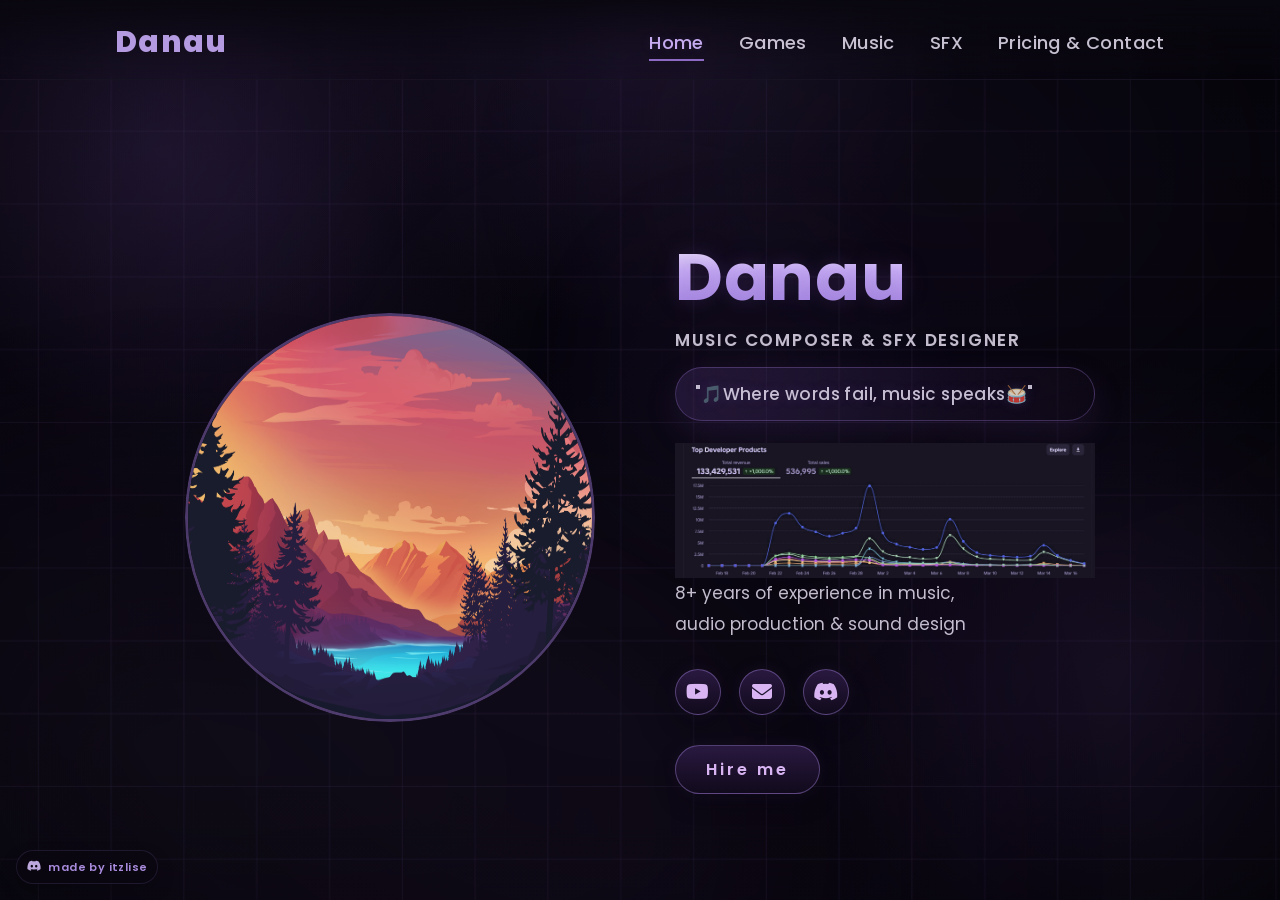
<file: index.html>
<!DOCTYPE html>
<html lang="en">

<head>
    <meta charset="UTF-8">
    <meta name="viewport" content="width=device-width, initial-scale=1.0">
    <link rel="icon" href="favicon.ico" sizes="any">
    <link rel="icon" href="favicon.png" type="image/png">
    <link rel="shortcut icon" href="favicon.ico">
    <link rel="stylesheet" href="https://cdnjs.cloudflare.com/ajax/libs/font-awesome/6.5.2/css/all.min.css">
    <link rel="stylesheet" href="style.css">
    <title>Danau</title>
</head>
<body>
    <div class="background-particles" aria-hidden="true">
        <span></span><span></span><span></span><span></span><span></span><span></span>
        <span></span><span></span><span></span><span></span><span></span><span></span>
        <span></span><span></span><span></span><span></span><span></span><span></span>
    </div>
    <div class="cursor-particles" aria-hidden="true"></div>
    <header>
        <a href="index.html" class="logo">Danau</a>

        <nav>
            <a href="#" class="active"> Home</a>
            <a href="games.html" >Games</a>
            <a href="music.html" >Music</a>
            <a href="sfx.html" >SFX</a>
            <a href="pricing.html" >Pricing & Contact</a>
        </nav>
    </header>
    <section class="home">
        <div class="home-img">
            <img src="logo.png" alt="">
        </div>
        <div class="home-content">
            <h1><span class="hero-name">Danau</span></h1>
            <p class="home-role">Music Composer & SFX Designer</p>
            <p class="signature-quote">"🎵Where words fail, music speaks🥁"</p>
            <img class='chart' src="top.png" width="300" alt="">
            <p></p>
            <p class="home-description">8+ years of experience in music,<br>audio production & sound design</p>
            <div class="social-icons">
                <a href="https://www.youtube.com/@Danau_sfx"><i class="fa-brands fa-youtube"></i></a>
                <a href="mailto:danau@danausfx.com"><i class="fa-solid fa-envelope"></i></a>
                <a href="https://discord.com/users/1151915999440937081"><i class="fa-brands fa-discord"></i></a>
            </div>
            <a href="pricing.html" class="btn">Hire me</a>
        </div>
    </section>
    <a href="https://discord.com/users/718743877128814603" class="site-credit" target="_blank" rel="noopener noreferrer"><i class="fa-brands fa-discord"></i><span>made by itzlise</span></a>
    <script src="background.js"></script>
</body>
</html>
</file>
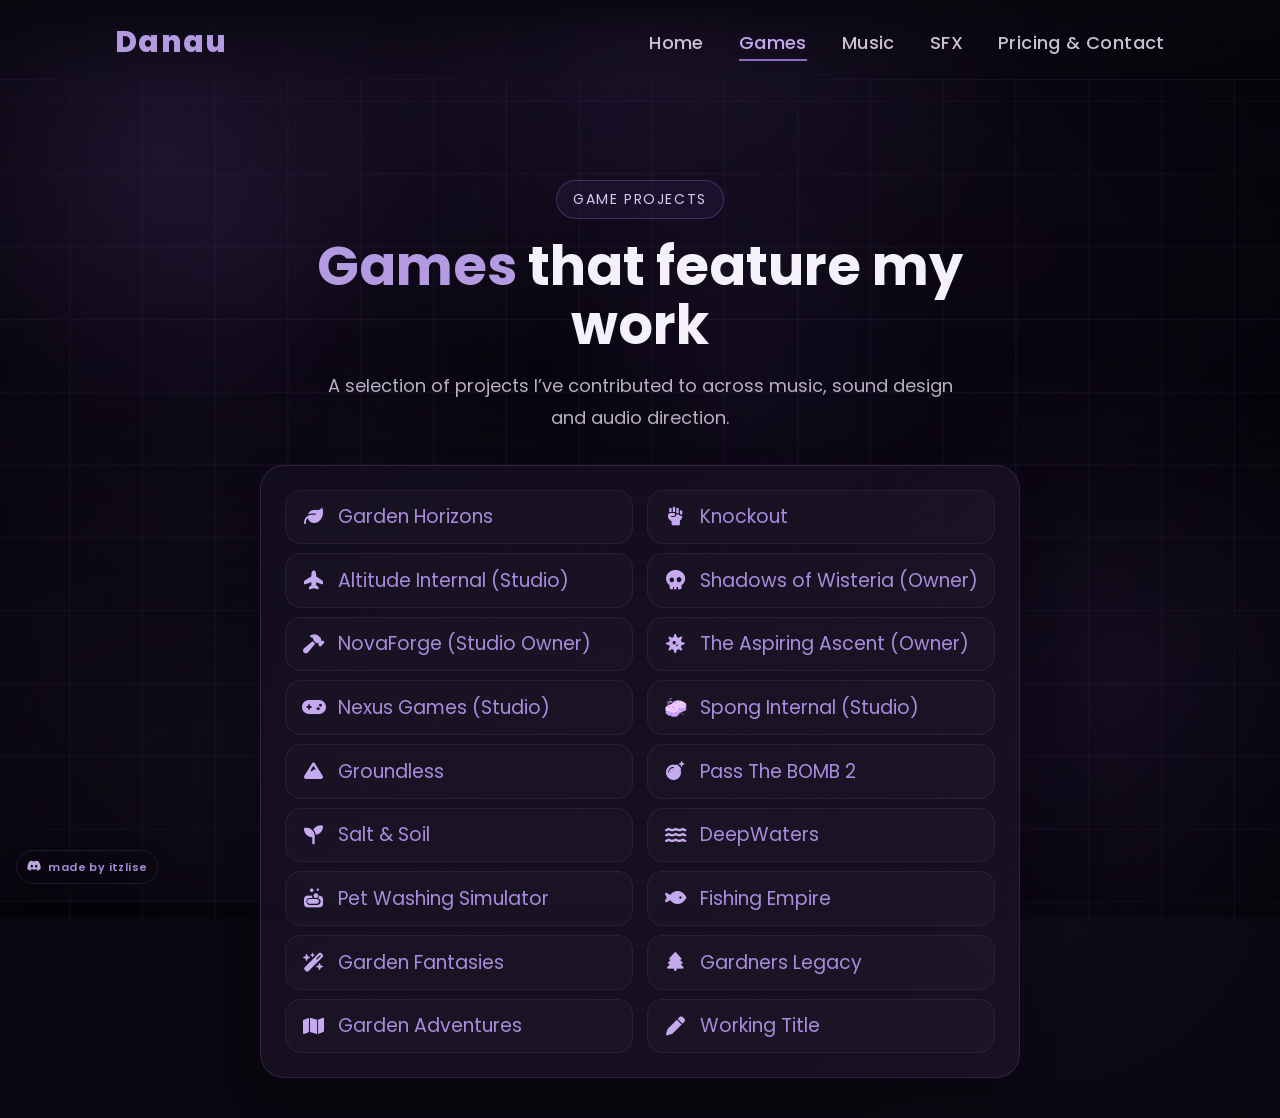
<file: games.html>
<!DOCTYPE html>
<html lang="en">
<head>
    <meta charset="UTF-8">
    <meta name="viewport" content="width=device-width, initial-scale=1.0">
    <link rel="icon" href="favicon.ico" sizes="any">
    <link rel="icon" href="favicon.png" type="image/png">
    <link rel="shortcut icon" href="favicon.ico">
    <link rel="stylesheet" href="https://cdnjs.cloudflare.com/ajax/libs/font-awesome/6.5.2/css/all.min.css">
    <link rel="stylesheet" href="style.css">
    <title>Games</title>
</head>
<body>
    <div class="background-particles" aria-hidden="true">
        <span></span><span></span><span></span><span></span><span></span><span></span>
        <span></span><span></span><span></span><span></span><span></span><span></span>
        <span></span><span></span><span></span><span></span><span></span><span></span>
    </div>
    <div class="cursor-particles" aria-hidden="true"></div>

    <header>
        <a href="index.html" class="logo">Danau</a>

        <nav>
            <a href="index.html">Home</a>
            <a href="games.html" class="active">Games</a>
            <a href="music.html">Music</a>
            <a href="sfx.html">SFX</a>
            <a href="pricing.html">Pricing & Contact</a>
        </nav>
    </header>

    <section class="games-page">
        <div class="games-hero">
            <p class="music-tag">Game projects</p>
            <h1><span>Games</span> that feature my work</h1>
            <p class="music-intro">A selection of projects I’ve contributed to across music, sound design and audio direction.</p>
        </div>

        <div class="games-list-wrap">
            <ol class="games-list games-list-two-column">
                <li><a href="https://www.roblox.com/games/130594398886540/Garden-Horizons" class="game-link" target="_blank" rel="noopener noreferrer"><i class="fa-solid fa-leaf"></i><span>Garden Horizons</span></a></li>
                <li><a href="https://www.roblox.com/games/136764190843219/Knockout" class="game-link" target="_blank" rel="noopener noreferrer"><i class="fa-solid fa-hand-fist"></i><span>Knockout</span></a></li>
                <li><i class="fa-solid fa-plane-up"></i><span>Altitude Internal (Studio)</span></li>
                <li><i class="fa-solid fa-skull"></i><span>Shadows of Wisteria (Owner)</span></li>
                <li><i class="fa-solid fa-hammer"></i><span>NovaForge (Studio Owner)</span></li>
                <li><i class="fa-solid fa-virus"></i><span>The Aspiring Ascent (Owner)</span></li>
                <li><i class="fa-solid fa-gamepad"></i><span>Nexus Games (Studio)</span></li>
                <li><span class="game-emoji">🧽</span><span>Spong Internal (Studio)</span></li>
                <li><i class="fa-solid fa-mountain"></i><span>Groundless</span></li>
                <li><i class="fa-solid fa-bomb"></i><span>Pass The BOMB 2</span></li>
                <li><i class="fa-solid fa-seedling"></i><span>Salt &amp; Soil</span></li>
                <li><i class="fa-solid fa-water"></i><span>DeepWaters</span></li>
                <li><i class="fa-solid fa-soap"></i><span>Pet Washing Simulator</span></li>
                <li><i class="fa-solid fa-fish"></i><span>Fishing Empire</span></li>
                <li><i class="fa-solid fa-wand-magic-sparkles"></i><span>Garden Fantasies</span></li>
                <li><i class="fa-solid fa-tree"></i><span>Gardners Legacy</span></li>
                <li><i class="fa-solid fa-map"></i><span>Garden Adventures</span></li>
                <li><i class="fa-solid fa-pen"></i><span>Working Title</span></li>
            </ol>
        </div>
    </section>

    <a href="https://discord.com/users/718743877128814603" class="site-credit" target="_blank" rel="noopener noreferrer"><i class="fa-brands fa-discord"></i><span>made by itzlise</span></a>
    <script src="background.js"></script>
</body>
</html>
</file>
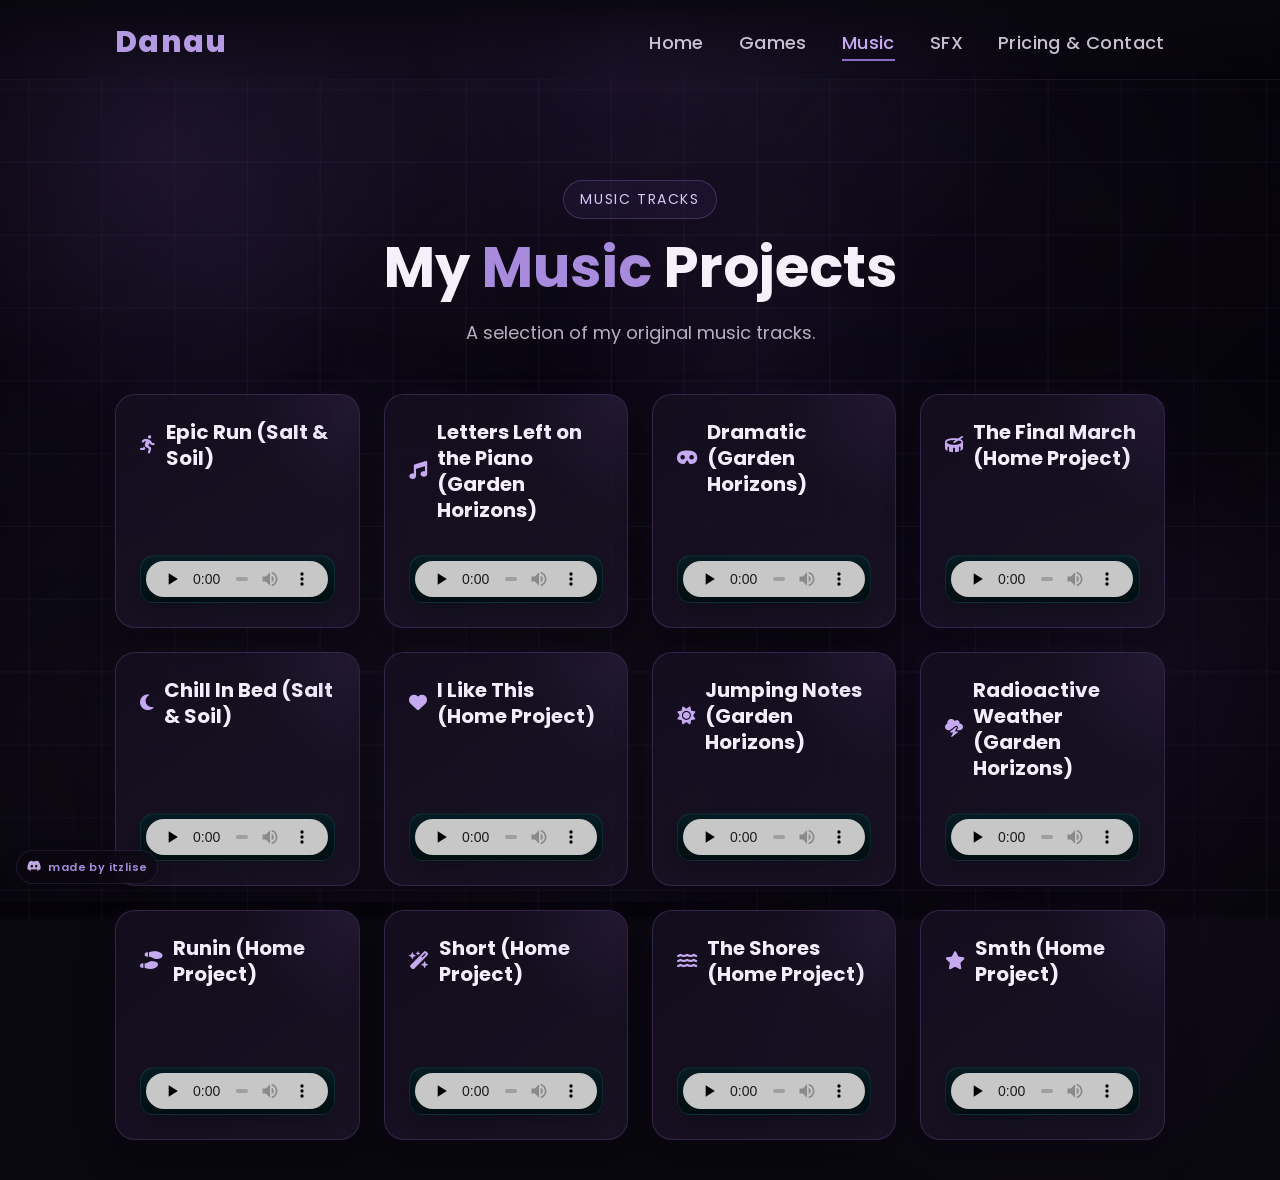
<file: music.html>
<!DOCTYPE html>
<html lang="en">
<head>
    <meta charset="UTF-8">
    <meta name="viewport" content="width=device-width, initial-scale=1.0">
    <link rel="icon" href="favicon.ico" sizes="any">
    <link rel="icon" href="favicon.png" type="image/png">
    <link rel="shortcut icon" href="favicon.ico">
    <link rel="stylesheet" href="https://cdnjs.cloudflare.com/ajax/libs/font-awesome/6.5.2/css/all.min.css">
    <link rel="stylesheet" href="style.css">
    <title>Music</title>
</head>
<body>
    <div class="background-particles" aria-hidden="true">
        <span></span><span></span><span></span><span></span><span></span><span></span>
        <span></span><span></span><span></span><span></span><span></span><span></span>
        <span></span><span></span><span></span><span></span><span></span><span></span>
    </div>
    <div class="cursor-particles" aria-hidden="true"></div>

    <header>
        <a href="index.html" class="logo">Danau</a>

        <nav>
            <a href="index.html">Home</a>
            <a href="games.html">Games</a>
            <a href="music.html" class="active">Music</a>
            <a href="sfx.html">SFX</a>
            <a href="pricing.html">Pricing & Contact</a>
        </nav>
    </header>

    <section class="music-page">
        <div class="music-hero">
            <p class="music-tag">Music tracks</p>
            <h1>My <span>Music</span> Projects</h1>
            <p class="music-intro">A selection of my original music tracks.</p>
        </div>

        <div class="music-grid">
            <article class="music-card">
                <div class="music-card-top">
                    <i class="fa-solid fa-person-running"></i>
                    <h2>Epic Run (Salt & Soil)</h2>
                </div>
                <audio controls controlsList="nodownload" preload="none">
                    <source src="music/Epic Run.mp3" type="audio/mpeg">
                </audio>
            </article>

            <article class="music-card">
                <div class="music-card-top">
                    <i class="fa-solid fa-music"></i>
                    <h2>Letters Left on the Piano<br>(Garden Horizons)</h2>
                </div>
                <audio controls controlsList="nodownload" preload="none">
                    <source src="music/Letters_Lefton_The_Piano_DAWNPROJECT3.mp3" type="audio/wav">
                </audio>
            </article>

            <article class="music-card">
                <div class="music-card-top">
                    <i class="fa-solid fa-mask"></i>
                    <h2>Dramatic (Garden Horizons)</h2>
                </div>
                <audio controls controlsList="nodownload" preload="none">
                    <source src="music/Dramatic_full.mp3" type="audio/mpeg">
                </audio>
            </article>

           <article class="music-card">
               <div class="music-card-top">
                   <i class="fa-solid fa-drum"></i>
                   <h2>The Final March (Home Project)</h2>
               </div>
               <audio controls controlsList="nodownload" preload="none">
                   <source src="music/The Final March (new intro).mp3" type="audio/mpeg">
               </audio>
           </article>

            <article class="music-card">
                <div class="music-card-top">
                    <i class="fa-solid fa-moon"></i>
                    <h2>Chill In Bed (Salt & Soil)</h2>
                </div>
                <audio controls controlsList="nodownload" preload="none">
                    <source src="music/Chill_In_Bed_FINAL.mp3" type="audio/mpeg">
                </audio>
            </article>

            <article class="music-card">
                <div class="music-card-top">
                    <i class="fa-solid fa-heart"></i>
                    <h2>I Like This (Home Project)</h2>
                </div>
                <audio controls controlsList="nodownload" preload="none">
                    <source src="music/I_Like_This.mp3" type="audio/wav">
                </audio>
            </article>

            <article class="music-card">
                <div class="music-card-top">
                    <i class="fa-solid fa-sun"></i>
                    <h2>Jumping Notes (Garden Horizons)</h2>
                </div>
                <audio controls controlsList="nodownload" preload="none">
                    <source src="music/Jumping_Notes_DAWNPROJECT3.mp3" type="audio/wav">
                </audio>
            </article>

            <article class="music-card">
                <div class="music-card-top">
                    <i class="fa-solid fa-cloud-bolt"></i>
                    <h2>Radioactive Weather<br>(Garden Horizons)</h2>
                </div>
                <audio controls controlsList="nodownload" preload="none">
                    <source src="music/Radioactive_weather.mp3" type="audio/mpeg">
                </audio>
            </article>

            <article class="music-card">
                <div class="music-card-top">
                    <i class="fa-solid fa-shoe-prints"></i>
                    <h2>Runin (Home Project)</h2>
                </div>
                <audio controls controlsList="nodownload" preload="none">
                    <source src="music/Runin.wav" type="audio/wav">
                </audio>
            </article>

            <article class="music-card">
                <div class="music-card-top">
                    <i class="fa-solid fa-wand-magic-sparkles"></i>
                    <h2>Short (Home Project)</h2>
                </div>
                <audio controls controlsList="nodownload" preload="none">
                    <source src="music/Shoerrt.mp3" type="audio/mpeg">
                </audio>
            </article>

            <article class="music-card">
                <div class="music-card-top">
                    <i class="fa-solid fa-water"></i>
                    <h2>The Shores (Home Project)</h2>
                </div>
                <audio controls controlsList="nodownload" preload="none">
                    <source src="music/THESHORES.wav" type="audio/wav">
                </audio>
            </article>

            <article class="music-card">
                <div class="music-card-top">
                    <i class="fa-solid fa-star"></i>
                    <h2>Smth (Home Project)</h2>
                </div>
                <audio controls controlsList="nodownload" preload="none">
                    <source src="music/smth.mp3" type="audio/wav">
                </audio>
            </article>
        </div>
    </section>

    <a href="https://discord.com/users/718743877128814603" class="site-credit" target="_blank" rel="noopener noreferrer"><i class="fa-brands fa-discord"></i><span>made by itzlise</span></a>
    <script src="background.js"></script>
</body>
</html>
</file>
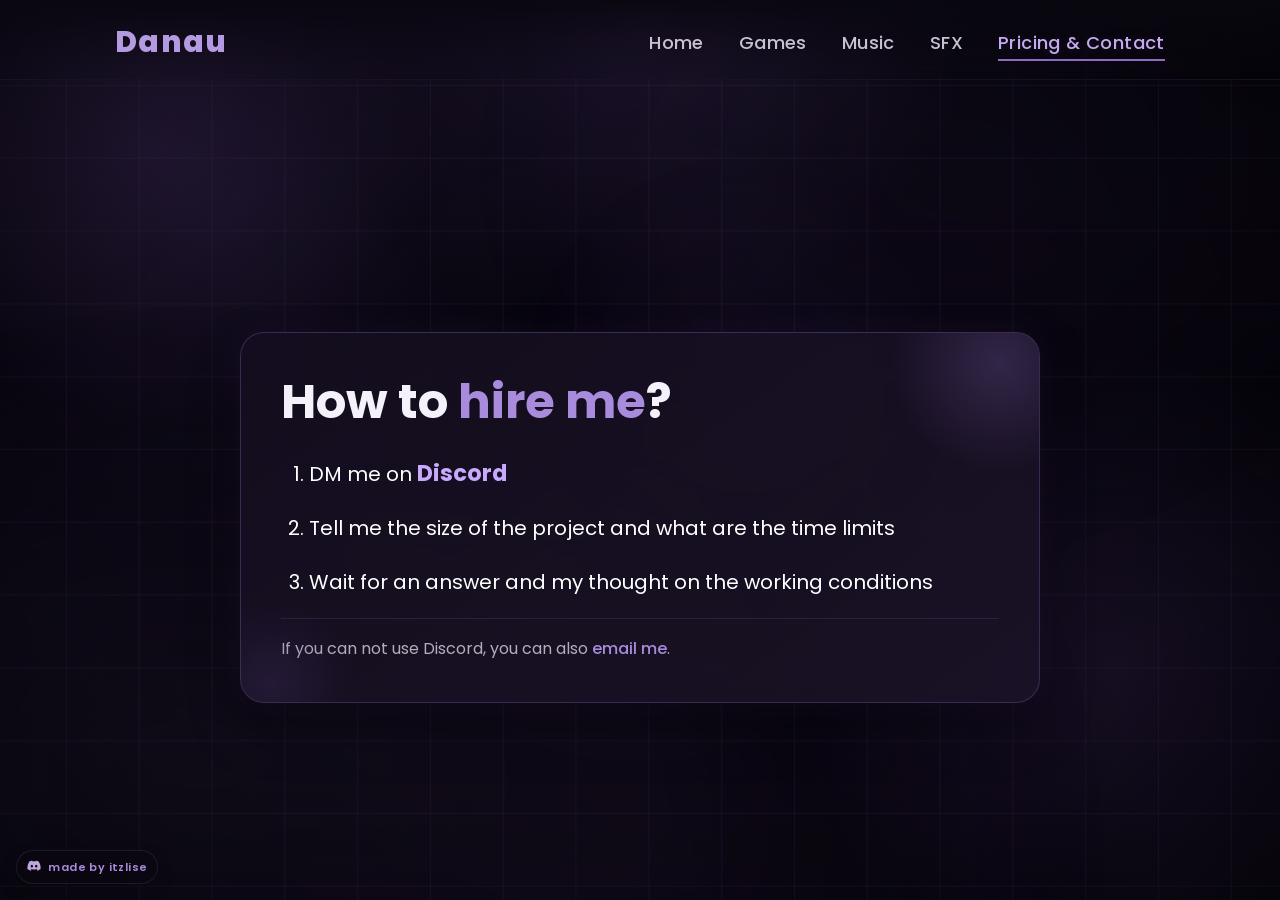
<file: pricing.html>
<!DOCTYPE html>
<html lang="en">
<head>
    <meta charset="UTF-8">
    <meta name="viewport" content="width=device-width, initial-scale=1.0">
    <link rel="icon" href="favicon.ico" sizes="any">
    <link rel="icon" href="favicon.png" type="image/png">
    <link rel="shortcut icon" href="favicon.ico">
    <link rel="stylesheet" href="https://cdnjs.cloudflare.com/ajax/libs/font-awesome/6.5.2/css/all.min.css">
    <link rel="stylesheet" href="style.css">
    <link rel="stylesheet" href="pricing.css">
    <title>Pricing & Contact</title>
</head>
<body>
    <div class="background-particles" aria-hidden="true">
        <span></span><span></span><span></span><span></span><span></span><span></span>
        <span></span><span></span><span></span><span></span><span></span><span></span>
        <span></span><span></span><span></span><span></span><span></span><span></span>
    </div>
    <div class="cursor-particles" aria-hidden="true"></div>
    <header>
        <a href="index.html" class="logo">Danau</a>

        <nav>
            <a href="index.html">Home</a>
            <a href="games.html">Games</a>
            <a href="music.html">Music</a>
            <a href="sfx.html">SFX</a>
            <a href="pricing.html" class="active">Pricing & Contact</a>
        </nav>
    </header>

    <section class="pricing-page">
        <div class="pricing-card">
            <h1>How to <span>hire me</span>?</h1>
            <ol>
                <li>DM me on <a href="https://discord.com/users/1151915999440937081" class="discord-link" target="_blank" rel="noopener noreferrer">Discord</a></li>
                <li>Tell me the size of the project and what are the time limits</li>
                <li>Wait for an answer and my thought on the working conditions</li>
            </ol>
            <p class="pricing-note">If you can not use Discord, you can also <a href="mailto:danau@danausfx.com">email me</a>.</p>
        </div>
    </section>
    <a href="https://discord.com/users/718743877128814603" class="site-credit" target="_blank" rel="noopener noreferrer"><i class="fa-brands fa-discord"></i><span>made by itzlise</span></a>
    <script src="background.js"></script>
</body>
</html>
</file>
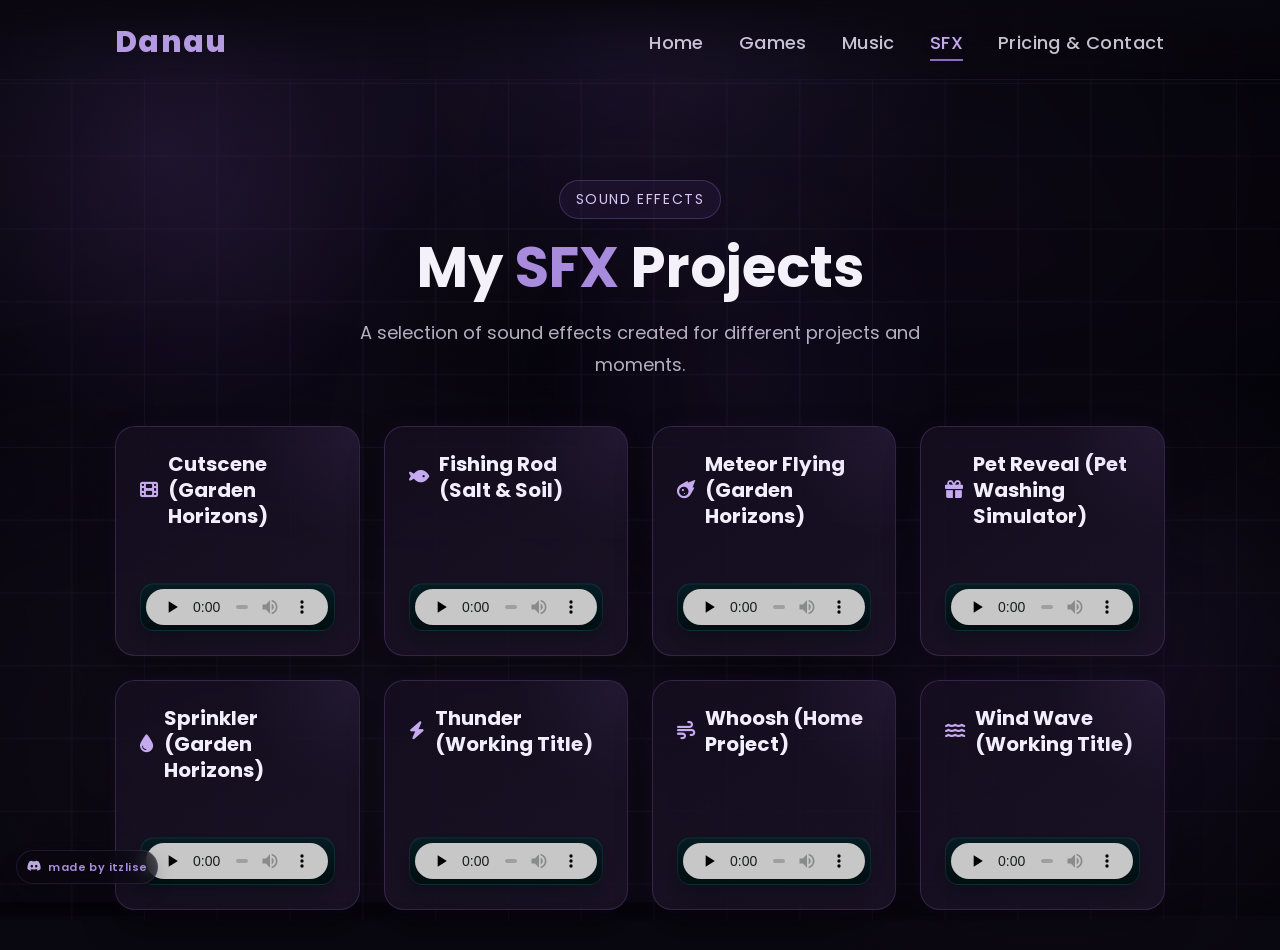
<file: sfx.html>
<!DOCTYPE html>
<html lang="en">
<head>
    <meta charset="UTF-8">
    <meta name="viewport" content="width=device-width, initial-scale=1.0">
    <link rel="icon" href="favicon.ico" sizes="any">
    <link rel="icon" href="favicon.png" type="image/png">
    <link rel="shortcut icon" href="favicon.ico">
    <link rel="stylesheet" href="https://cdnjs.cloudflare.com/ajax/libs/font-awesome/6.5.2/css/all.min.css">
    <link rel="stylesheet" href="style.css">
    <title>SFX</title>
</head>
<body>
    <div class="background-particles" aria-hidden="true">
        <span></span><span></span><span></span><span></span><span></span><span></span>
        <span></span><span></span><span></span><span></span><span></span><span></span>
        <span></span><span></span><span></span><span></span><span></span><span></span>
    </div>
    <div class="cursor-particles" aria-hidden="true"></div>

    <header>
        <a href="index.html" class="logo">Danau</a>

        <nav>
            <a href="index.html">Home</a>
            <a href="games.html">Games</a>
            <a href="music.html">Music</a>
            <a href="sfx.html" class="active">SFX</a>
            <a href="pricing.html">Pricing & Contact</a>
        </nav>
    </header>

    <section class="music-page">
        <div class="music-hero">
            <p class="music-tag">Sound effects</p>
            <h1>My <span>SFX</span> Projects</h1>
            <p class="music-intro">A selection of sound effects created for different projects and moments.</p>
        </div>

        <div class="music-grid sfx-grid eight-grid">
            <article class="music-card">
                <div class="music-card-top">
                    <i class="fa-solid fa-film"></i>
                    <h2>Cutscene (Garden Horizons)</h2>
                </div>
                <audio controls controlsList="nodownload" preload="none">
                    <source src="sfx/Cutscene(gh).mp3" type="audio/mpeg">
                </audio>
            </article>

            <article class="music-card">
                <div class="music-card-top">
                    <i class="fa-solid fa-fish"></i>
                    <h2>Fishing Rod (Salt & Soil)</h2>
                </div>
                <audio controls controlsList="nodownload" preload="none">
                    <source src="sfx/Fishing_Rod(s&s).mp3" type="audio/mpeg">
                </audio>
            </article>

            <article class="music-card">
                <div class="music-card-top">
                    <i class="fa-solid fa-meteor"></i>
                    <h2>Meteor Flying (Garden Horizons)</h2>
                </div>
                <audio controls controlsList="nodownload" preload="none">
                    <source src="sfx/Meteor_Flying(gh).mp3" type="audio/mpeg">
                </audio>
            </article>

            <article class="music-card">
                <div class="music-card-top">
                    <i class="fa-solid fa-gift"></i>
                    <h2>Pet Reveal (Pet Washing Simulator)</h2>
                </div>
                <audio controls controlsList="nodownload" preload="none">
                    <source src="sfx/Pet_Reveal(pws).mp3" type="audio/mpeg">
                </audio>
            </article>

            <article class="music-card">
                <div class="music-card-top">
                    <i class="fa-solid fa-droplet"></i>
                    <h2>Sprinkler (Garden Horizons)</h2>
                </div>
                <audio controls controlsList="nodownload" preload="none">
                    <source src="sfx/Sprinkler(gh).mp3" type="audio/mpeg">
                </audio>
            </article>

            <article class="music-card">
                <div class="music-card-top">
                    <i class="fa-solid fa-bolt"></i>
                    <h2>Thunder (Working Title)</h2>
                </div>
                <audio controls controlsList="nodownload" preload="none">
                    <source src="sfx/Thunder(wt).mp3" type="audio/mpeg">
                </audio>
            </article>

            <article class="music-card">
                <div class="music-card-top">
                    <i class="fa-solid fa-wind"></i>
                    <h2>Whoosh (Home Project)</h2>
                </div>
                <audio controls controlsList="nodownload" preload="none">
                    <source src="sfx/Whoosh(hp).mp3" type="audio/mpeg">
                </audio>
            </article>

            <article class="music-card">
                <div class="music-card-top">
                    <i class="fa-solid fa-water"></i>
                    <h2>Wind Wave (Working Title)</h2>
                </div>
                <audio controls controlsList="nodownload" preload="none">
                    <source src="sfx/Wind_Wave(wt).mp3" type="audio/mpeg">
                </audio>
            </article>
        </div>
    </section>

    <a href="https://discord.com/users/718743877128814603" class="site-credit" target="_blank" rel="noopener noreferrer"><i class="fa-brands fa-discord"></i><span>made by itzlise</span></a>
    <script src="background.js"></script>
</body>
</html>
</file>
<file: style.css>
@import url('https://fonts.googleapis.com/css2?family=Poppins:wght@100;200;300;400;500;600&display=swap');

*{
    margin: 0;
    padding: 0;
    box-sizing: border-box;
    text-decoration: none;
    border: none;
    outline: none;
    font-family: 'Poppins', sans-serif;
}

html{
    font-size: 62.5%;
    background-color: #09070f;
}

:root{
    --grid-offset-x: 0px;
    --grid-offset-y: 0px;
}

body{
    width: 100%;
    min-height: 100vh;
    overflow-x: hidden;
    overflow-y: auto;
    background-color: #09070f;
    background-image:
        radial-gradient(circle at 50% 0%, rgba(120, 84, 176, 0.24), transparent 30%),
        radial-gradient(circle at 18% 22%, rgba(73, 45, 112, 0.18), transparent 26%),
        radial-gradient(circle at 82% 78%, rgba(52, 32, 83, 0.16), transparent 24%);
    background-size: auto, auto, auto;
    background-position: center top, 0 0, 100% 100%;
    color: #f5f1fb;
    position: relative;
}

body.grid-drift::selection{
    background: rgba(168, 139, 220, 0.25);
}

body::before{
    content: "";
    position: fixed;
    inset: -2px 0;
    pointer-events: none;
    background:
        linear-gradient(rgba(92, 69, 128, 0.16) 1px, transparent 1px),
        linear-gradient(90deg, rgba(92, 69, 128, 0.16) 1px, transparent 1px),
        radial-gradient(circle at 14% 18%, rgba(132, 96, 188, 0.16), transparent 20%),
        radial-gradient(circle at 86% 74%, rgba(82, 53, 122, 0.2), transparent 24%),
        linear-gradient(135deg, rgba(40, 23, 63, 0.18), transparent 42%),
        linear-gradient(to bottom, rgba(7, 5, 12, 0.18), rgba(7, 5, 12, 0.6));
    background-size: 70px 70px, 70px 70px, auto, auto, auto, auto;
    background-position:
        var(--grid-offset-x) var(--grid-offset-y),
        var(--grid-offset-x) var(--grid-offset-y),
        0 0,
        0 0,
        0 0,
        0 0;
    transform: translate3d(0, 0, 0) scale(1.04);
    transform-origin: center;
    animation: driftGridLayer 26s linear infinite, driftGlowPrimary 22s ease-in-out infinite alternate;
    will-change: transform, background-position;
    z-index: 0;
}

body::after{
    content: "";
    position: fixed;
    inset: -2px 0;
    pointer-events: none;
    background:
        radial-gradient(circle at 58% 42%, rgba(110, 76, 166, 0.08), transparent 24%),
        radial-gradient(circle at center, transparent 38%, rgba(0, 0, 0, 0.28) 100%);
    transform: translate3d(0, 0, 0) scale(1.03);
    transform-origin: center;
    animation: driftGlowSecondary 28s ease-in-out infinite alternate;
    z-index: 0;
}

.background-particles::before{
    content: "";
    position: absolute;
    inset: -10% -5%;
    pointer-events: none;
    background:
        radial-gradient(ellipse at 18% 78%, rgba(116, 92, 158, 0.14), transparent 38%),
        radial-gradient(ellipse at 72% 24%, rgba(80, 54, 120, 0.12), transparent 34%),
        radial-gradient(ellipse at 52% 88%, rgba(48, 30, 73, 0.18), transparent 42%);
    filter: blur(38px);
    opacity: 0.75;
    animation: driftMist 22s ease-in-out infinite alternate;
}

.background-particles{
    position: fixed;
    inset: -2px 0;
    overflow: hidden;
    pointer-events: none;
    z-index: 0;
}

.cursor-particles{
    position: fixed;
    inset: 0;
    pointer-events: none;
    overflow: hidden;
    z-index: 2;
}

.cursor-particle{
    position: absolute;
    width: 0.8rem;
    height: 0.8rem;
    border-radius: 0.2rem;
    background: linear-gradient(180deg, rgba(106, 83, 145, 0.4), rgba(52, 32, 79, 0.26));
    border: 1px solid rgba(130, 118, 170, 0.16);
    box-shadow: 0 0 10px rgba(82, 62, 120, 0.2);
    opacity: 0;
    animation: cursorParticleFade 1.2s ease-out forwards;
}

.background-particles span{
    position: absolute;
    display: block;
    width: 0.9rem;
    height: 0.9rem;
    background: linear-gradient(180deg, rgba(106, 83, 145, 0.52), rgba(52, 32, 79, 0.38));
    border: 1px solid rgba(130, 118, 170, 0.24);
    border-radius: 0.2rem;
    box-shadow: 0 0 14px rgba(82, 62, 120, 0.3);
    opacity: 0.8;
    animation: floatBlock linear infinite;
}

.background-particles span:nth-child(1){ left: 4%; top: 112%; animation-duration: 16s; animation-delay: -2s; }
.background-particles span:nth-child(2){ left: 9%; top: 108%; width: 0.7rem; height: 0.7rem; animation-duration: 20s; animation-delay: -6s; }
.background-particles span:nth-child(3){ left: 14%; top: 115%; width: 1rem; height: 1rem; animation-duration: 18s; animation-delay: -10s; }
.background-particles span:nth-child(4){ left: 20%; top: 109%; width: 0.8rem; height: 0.8rem; animation-duration: 22s; animation-delay: -4s; }
.background-particles span:nth-child(5){ left: 26%; top: 118%; width: 1.1rem; height: 1.1rem; animation-duration: 19s; animation-delay: -9s; }
.background-particles span:nth-child(6){ left: 32%; top: 110%; width: 0.75rem; height: 0.75rem; animation-duration: 24s; animation-delay: -12s; }
.background-particles span:nth-child(7){ left: 38%; top: 116%; width: 0.9rem; height: 0.9rem; animation-duration: 17s; animation-delay: -5s; }
.background-particles span:nth-child(8){ left: 44%; top: 111%; width: 1rem; height: 1rem; animation-duration: 21s; animation-delay: -8s; }
.background-particles span:nth-child(9){ left: 50%; top: 119%; width: 0.7rem; height: 0.7rem; animation-duration: 23s; animation-delay: -14s; }
.background-particles span:nth-child(10){ left: 56%; top: 107%; width: 1.05rem; height: 1.05rem; animation-duration: 18s; animation-delay: -7s; }
.background-particles span:nth-child(11){ left: 62%; top: 114%; width: 0.85rem; height: 0.85rem; animation-duration: 20s; animation-delay: -11s; }
.background-particles span:nth-child(12){ left: 68%; top: 109%; width: 1.15rem; height: 1.15rem; animation-duration: 25s; animation-delay: -3s; }
.background-particles span:nth-child(13){ left: 73%; top: 117%; width: 0.8rem; height: 0.8rem; animation-duration: 19s; animation-delay: -13s; }
.background-particles span:nth-child(14){ left: 78%; top: 112%; width: 0.95rem; height: 0.95rem; animation-duration: 22s; animation-delay: -6s; }
.background-particles span:nth-child(15){ left: 83%; top: 118%; width: 0.7rem; height: 0.7rem; animation-duration: 17s; animation-delay: -9s; }
.background-particles span:nth-child(16){ left: 88%; top: 110%; width: 1rem; height: 1rem; animation-duration: 24s; animation-delay: -15s; }
.background-particles span:nth-child(17){ left: 93%; top: 116%; width: 0.85rem; height: 0.85rem; animation-duration: 18s; animation-delay: -4s; }
.background-particles span:nth-child(18){ left: 97%; top: 113%; width: 1.1rem; height: 1.1rem; animation-duration: 21s; animation-delay: -10s; }

header{
    position: fixed;
    top: 0;
    left: 0;
    width: 100%;
    padding: 2rem 9% 1.4rem;
    background: linear-gradient(180deg, rgba(9, 7, 15, 0.92), rgba(9, 7, 15, 0.35), transparent);
    border-bottom: 1px solid rgba(126, 96, 175, 0.12);
    backdrop-filter: blur(6px);
    display: flex;
    justify-content: space-between;
    align-items: center;
    z-index: 100;
}

main,
header,
section{
    position: relative;
}

.logo{
    display: inline-block;
    font-size: 3rem;
    color: #b49ae0;
    font-weight: 800;
    cursor: pointer;
    letter-spacing: 0.12rem;
    transition: transform 0.25s ease, color 0.25s ease;
}

.logo:hover{
    transform: scale(1.06);
}

nav a{
    font-size: 1.8rem;
    color: rgba(241, 234, 252, 0.82);
    margin-left: 3.2rem;
    padding-bottom: 0.4rem;
    font-weight: 500;
    letter-spacing: 0.04rem;
    transition: color 0.3s ease, border-color 0.3s ease, text-shadow 0.3s ease;
    border-bottom: 2px solid transparent;
}

nav a:hover,
nav a.active{
    color: #c6aaf0;
    border-bottom: 2px solid #8d6bc4;
    text-shadow: 0 0 10px rgba(126, 96, 175, 0.2);
}

@media(max-width:995px){
    header{
        justify-content: center;
    }

    .logo{
        display: none;
    }

    nav{
        display: flex;
        justify-content: center;
        align-items: center;
        flex-wrap: wrap;
        gap: 1.5rem;
        width: 100%;
    }

    nav a{
        display: inline-block;
        font-size: 1.6rem;
        margin: 0;
    }

    nav a:hover,
    nav a.active{
        border-bottom: 2px solid #7e60af;
    }
}

section{
    min-height: 100vh;
    min-height: calc(100vh - 8.5rem);
    padding: 10rem 9% 4rem;
    position: relative;
    z-index: 1;
}

.home{
    display: flex;
    justify-content: center;
    align-items: center;
    gap: 8rem;
}

.home .home-content h1{
    font-size: 6.6rem;
    font-weight: 700;
    line-height: 1.1;
    letter-spacing: 0.08rem;
    margin-bottom: 1.2rem;
}

.hero-name{
    display: inline-block;
    background: linear-gradient(180deg, #f7f1ff 0%, #ccb1fb 42%, #9f7fe0 100%);
    -webkit-background-clip: text;
    background-clip: text;
    color: transparent;
    text-shadow: 0 0 18px rgba(126, 96, 175, 0.18), 0 0 32px rgba(88, 59, 129, 0.12);
}

span{
    color: #a88bdc;
}

.home-content h3{
    font-size: 4rem;
    margin-bottom: 1rem;
    font-weight: 700;
}

.home-content p{
    font-size: 1.7rem;
    color: rgba(241, 234, 252, 0.8);
    line-height: 1.8;
    display: flex;
    flex-direction: column;  
    align-items: flex-start;
}

.home-role{
    display: block;
    margin-bottom: 1.1rem;
    color: #d7c9f2;
    font-size: 2rem;
    font-weight: 600;
    letter-spacing: 0.18rem;
    text-transform: uppercase;
}

.home-description{
    max-width: 48rem;
    color: rgba(241, 234, 252, 0.72);
    font-size: 1.8rem;
}

.signature-quote{
    display: inline-block;
    margin: 0 0 2.2rem;
    padding: 1.1rem 1.9rem;
    font-size: 1.8rem;
    align-self: flex-start;
    font-weight: 500;
    letter-spacing: 0.04rem;
    color: #f3eefc;
    border: 1px solid rgba(126, 96, 175, 0.42);
    border-radius: 999px;
    background: linear-gradient(90deg, rgba(74, 49, 112, 0.34), rgba(30, 18, 45, 0.2));
    box-shadow: 0 12px 30px rgba(70, 46, 106, 0.24);
    text-shadow: 0 0 12px rgba(126, 96, 175, 0.24);
}

.home-img{
    position: relative;
    display: flex;
    align-items: center;
    justify-content: center;
    border-radius: 50%;
    width: 32vw;
    aspect-ratio: 1 / 1;
    flex-shrink: 0;
    overflow: hidden;
}

.chart {
  position: static;         
  float: none;
  display: block;
  margin-top: 16px;
  width: 100%;
  max-width: 420px;         
  height: auto;
}

.home-img::before,
.home-img::after{
    content: "";
    position: absolute;
    border-radius: 50%;
    pointer-events: none;
}

.home-img::before{
    inset: -1.6rem;
    border: 1px solid rgba(126, 96, 175, 0.32);
    box-shadow: 0 0 36px rgba(92, 61, 137, 0.24);
}

.home-img::after{
    inset: -3rem;
    border: 1px dashed rgba(126, 96, 175, 0.24);
    opacity: 0.85;
}

.home-img img{
    position: relative;
    z-index: 1;
    width: 100%;
    height: 100%;
    border-radius: 50%;
    border: 0.35rem solid rgba(126, 96, 175, 0.58);
    box-shadow: 0 0 38px rgba(78, 50, 120, 0.34);
    filter: saturate(0.92) contrast(1.04);
    cursor: default;
    transition: transform 0.25s ease, box-shadow 0.25s ease, filter 0.25s ease;
}

.home-img img:hover{
    transform: scale(1.02);
    box-shadow: 0 0 50px rgba(100, 64, 152, 0.46);
    filter: saturate(1) contrast(1.08);
}

.social-icons a{
    display: inline-flex;
    justify-content: center;
    align-items: center;
    width: 4.6rem;
    height: 4.6rem;
    background: linear-gradient(180deg, rgba(43, 26, 67, 0.95), rgba(17, 10, 28, 0.99));
    border: 1px solid rgba(160, 126, 214, 0.46);
    font-size: 2rem;
    border-radius: 999px;
    margin: 3rem 1.5rem 3rem 0;
    transition: transform 0.28s ease, background 0.28s ease, color 0.28s ease, box-shadow 0.28s ease, border-color 0.28s ease;
    color: #d8b5f2;
    box-shadow: 0 10px 20px rgba(10, 6, 17, 0.34), 0 0 18px rgba(126, 96, 175, 0.1);
}

.social-icons a i{
    display: flex;
    align-items: center;
    justify-content: center;
    line-height: 1;
}

.social-icons a:hover{
    background: linear-gradient(180deg, rgba(91, 63, 134, 0.96), rgba(49, 31, 77, 0.96));
    transform: translateY(-4px) scale(1.05);
    color: #efd8ff;
    border-color: rgba(199, 173, 245, 0.64);
    box-shadow: 0 12px 24px rgba(126, 96, 175, 0.2);
}

.btn{
    display: inline-block;
    padding: 1.1rem 3rem;
    background: linear-gradient(180deg, rgba(43, 26, 67, 0.95), rgba(17, 10, 28, 0.99));
    border-radius: 999px;
    font-size: 1.6rem;
    color: #d8b5f2;
    letter-spacing: 0.3rem;
    font-weight: 600;
    border: 1px solid rgba(160, 126, 214, 0.46);
    transition: transform 0.28s ease, background 0.28s ease, color 0.28s ease, box-shadow 0.28s ease, border-color 0.28s ease;
    cursor: pointer;
    box-shadow: 0 10px 20px rgba(10, 6, 17, 0.34), 0 0 18px rgba(126, 96, 175, 0.1);
}

.btn:hover{
    background: linear-gradient(180deg, rgba(91, 63, 134, 0.96), rgba(49, 31, 77, 0.96));
    transform: translateY(-4px) scale(1.05);
    color: #efd8ff;
    border-color: rgba(199, 173, 245, 0.64);
    box-shadow: 0 12px 24px rgba(126, 96, 175, 0.2);
}

.typing-text{
    font-size: 34px;
    font-weight: 600;
    min-width: 280px;
}

.typing-text span{
    position: relative;
}



@keyframes cursor{
    to{
        border-left: 3px solid #746894;
    }
}





@keyframes driftGridLayer{
    0%{
        background-position:
            var(--grid-offset-x) var(--grid-offset-y),
            var(--grid-offset-x) var(--grid-offset-y),
            0 0,
            0 0,
            0 0,
            0 0;
    }
    100%{
        background-position:
            calc(var(--grid-offset-x) + 18px) calc(var(--grid-offset-y) - 18px),
            calc(var(--grid-offset-x) + 18px) calc(var(--grid-offset-y) - 18px),
            0 0,
            0 0,
            0 0,
            0 0;
    }
}

@keyframes cursorParticleFade{
    0%{
        opacity: 0.55;
        transform: translate3d(0, 0, 0) scale(1) rotate(0deg);
    }
    100%{
        opacity: 0;
        transform: translate3d(var(--particle-drift-x, 0px), var(--particle-drift-y, -18px), 0) scale(0.45) rotate(120deg);
    }
}

@keyframes floatBlock{
    0%{
        transform: translate3d(0, 0, 0) rotate(0deg);
        opacity: 0;
    }
    10%{
        opacity: 0.9;
    }
    50%{
        transform: translate3d(1.8vw, -45vh, 0) rotate(120deg);
        opacity: 0.75;
    }
    100%{
        transform: translate3d(-1.2vw, -120vh, 0) rotate(240deg);
        opacity: 0;
    }
}

@keyframes driftMist{
    0%{
        transform: translate3d(-2.5vw, 1.5vh, 0) scale(1);
        opacity: 0.58;
    }
    50%{
        transform: translate3d(2vw, -1vh, 0) scale(1.04);
        opacity: 0.74;
    }
    100%{
        transform: translate3d(-1vw, 2vh, 0) scale(1.08);
        opacity: 0.62;
    }
}

@keyframes driftGlowPrimary{
    0%{
        transform: translate3d(-2.4vw, -1.8vh, 0) scale(1.04);
    }
    50%{
        transform: translate3d(2.8vw, 1.7vh, 0) scale(1.08);
    }
    100%{
        transform: translate3d(1vw, -2.2vh, 0) scale(1.06);
    }
}

@keyframes driftGlowSecondary{
    0%{
        transform: translate3d(2vw, 1.2vh, 0) scale(1.03);
    }
    50%{
        transform: translate3d(-2.6vw, -1.4vh, 0) scale(1.07);
    }
    100%{
        transform: translate3d(1.2vw, 2vh, 0) scale(1.05);
    }
}

@media (max-width: 1000px){
    .home{
        gap: 4rem;
    }
}

.music-page{
    min-height: auto;
}

.music-hero{
    max-width: 72rem;
    margin: 0 auto 4.5rem;
    text-align: center;
}

.music-tag{
    display: inline-block;
    margin-bottom: 1.8rem;
    padding: 0.8rem 1.6rem;
    border: 1px solid rgba(126, 96, 175, 0.38);
    border-radius: 999px;
    background: rgba(74, 49, 112, 0.18);
    color: #d9c7f5;
    font-size: 1.4rem;
    letter-spacing: 0.16rem;
    text-transform: uppercase;
}

.music-hero h1{
    font-size: 5.6rem;
    line-height: 1.1;
    margin-bottom: 1.8rem;
}

.music-intro{
    max-width: 64rem;
    margin: 0 auto;
    font-size: 1.8rem;
    color: rgba(241, 234, 252, 0.74);
    line-height: 1.8;
}

.music-grid{
    display: grid;
    grid-template-columns: repeat(4, minmax(0, 1fr));
    gap: 2.4rem;
}

.music-card{
    position: relative;
    display: flex;
    flex-direction: column;
    justify-content: space-between;
    gap: 1.8rem;
    min-height: 23rem;
    padding: 2.4rem;
    border: 1px solid rgba(126, 96, 175, 0.28);
    border-radius: 2rem;
    background: linear-gradient(145deg, rgba(20, 14, 31, 0.92), rgba(28, 20, 40, 0.82));
    box-shadow: 0 18px 36px rgba(0, 0, 0, 0.28), 0 0 24px rgba(84, 54, 128, 0.1);
    overflow: hidden;
}

.music-card::before{
    content: "";
    position: absolute;
    inset: 0;
    background: radial-gradient(circle at top right, rgba(126, 96, 175, 0.12), transparent 34%);
    pointer-events: none;
}

.music-card-top{
    display: flex;
    align-items: center;
    gap: 1rem;
    margin-bottom: 1.4rem;
}

.music-card-top i{
    color: #c6aaf0;
    font-size: 1.8rem;
}

.music-card h2{
    font-size: 2rem;
    color: #f3eefc;
    line-height: 1.3;
}

.music-card audio{
    width: 100%;
    height: 4.8rem;
    padding: 0.5rem;
    border: 1px solid rgba(126, 96, 175, 0.26);
    border-radius: 1.4rem;
    background: linear-gradient(180deg, rgba(38, 24, 58, 0.9), rgba(17, 10, 28, 0.96));
    box-shadow: inset 0 1px 0 rgba(255, 255, 255, 0.04), 0 10px 20px rgba(10, 6, 17, 0.28);
    filter: hue-rotate(282deg) saturate(0.95) brightness(0.82);
}

.eight-grid{
    grid-template-columns: repeat(4, minmax(0, 1fr));
}

@media (max-width: 1200px){
    .music-grid,
    .eight-grid{
        grid-template-columns: repeat(3, minmax(0, 1fr));
    }
}

@media(max-width:995px){
    .home{
        flex-direction: column;
        margin: 5rem 4rem;
    }

    .home .home-content h3{
        font-size: 2.5rem;
    }

    .home-content h1{
        font-size: 5rem;
    }

    .home-role{
        font-size: 1.7rem;
        letter-spacing: 0.12rem;
    }

    .home-description{
        font-size: 1.65rem;
    }

    .home-img{
        width: min(70vw, 32rem);
        height: min(70vw, 32rem);
        margin-bottom: 10vw;
    }

    .music-hero h1{
        font-size: 4.4rem;
    }

    .music-grid,
    .eight-grid{
        grid-template-columns: repeat(2, minmax(0, 1fr));
    }
}

.games-page{
    min-height: calc(100vh - 8.5rem);
    display: flex;
    flex-direction: column;
    justify-content: center;
}

.games-hero{
    max-width: 76rem;
    margin: 0 auto 3rem;
    text-align: center;
}

.games-hero h1{
    font-size: 5.4rem;
    line-height: 1.1;
    margin-bottom: 1.4rem;
}

.games-hero h1 span{
    color: #b49ae0;
}

.games-list-wrap{
    max-width: 120rem;
    margin: 0 auto;
    padding: 2.4rem;
    border: 1px solid rgba(126, 96, 175, 0.24);
    border-radius: 2.4rem;
    background: linear-gradient(145deg, rgba(20, 14, 31, 0.88), rgba(28, 20, 40, 0.78));
    box-shadow: 0 18px 36px rgba(0, 0, 0, 0.28), 0 0 24px rgba(84, 54, 128, 0.08);
}

.games-list{
    list-style: none;
    display: flex;
    flex-direction: column;
    gap: 0.9rem;
}

.games-list-two-column{
    display: grid;
    grid-template-columns: repeat(2, minmax(0, 1fr));
    gap: 0.9rem 1.4rem;
}

.games-list li{
    display: flex;
    align-items: center;
    gap: 1.4rem;
    padding: 1.35rem 1.6rem;
    border: 1px solid rgba(126, 96, 175, 0.16);
    border-radius: 1.6rem;
    background: rgba(255, 255, 255, 0.02);
    color: #f3eefc;
    font-size: 1.9rem;
    line-height: 1.35;
}

.game-link{
    display: flex;
    align-items: center;
    gap: 1.4rem;
    width: 100%;
    color: inherit;
    transition: color 0.25s ease, text-shadow 0.25s ease;
}

.game-link:hover{
    color: #d7c0fb;
    text-shadow: 0 0 10px rgba(126, 96, 175, 0.18);
}

.games-list li i,
.game-emoji{
    flex-shrink: 0;
    color: #c6aaf0;
    font-size: 1.9rem;
    width: 2.2rem;
    text-align: center;
}

.game-emoji{
    filter: grayscale(1) brightness(0.8) sepia(1) hue-rotate(220deg) saturate(1.8);
}

.games-list li span{
    display: block;
}

.site-credit{
    position: fixed;
    left: 1.6rem;
    bottom: 1.6rem;
    display: inline-flex;
    align-items: center;
    gap: 0.7rem;
    padding: 0.75rem 1rem;
    border: 1px solid rgba(187, 149, 255, 0.12);
    border-radius: 999px;
    background: rgba(10, 8, 17, 0.62);
    color: rgba(243, 236, 255, 0.68);
    font-size: 1.1rem;
    font-weight: 600;
    letter-spacing: 0.04rem;
    backdrop-filter: blur(10px);
    box-shadow: 0 8px 18px rgba(0, 0, 0, 0.18);
    transition: transform 0.22s ease, border-color 0.22s ease, background 0.22s ease, color 0.22s ease, box-shadow 0.22s ease;
    z-index: 50;
}

.site-credit:hover{
    transform: translateY(-2px);
    border-color: rgba(187, 149, 255, 0.24);
    background: rgba(18, 13, 29, 0.78);
    color: rgba(243, 236, 255, 0.9);
    box-shadow: 0 12px 22px rgba(0, 0, 0, 0.24), 0 0 14px rgba(187, 149, 255, 0.08);
}

.site-credit i{
    color: rgba(215, 192, 251, 0.88);
    font-size: 1.15rem;
    transition: color 0.22s ease, transform 0.22s ease;
}

.site-credit:hover i{
    color: #f0e2ff;
    transform: scale(1.08);
}

@media (max-width: 900px){
    .games-list-two-column{
        grid-template-columns: 1fr;
    }
}

@media (max-width: 640px){
    .music-grid,
    .eight-grid{
        grid-template-columns: 1fr;
    }

    .games-list-wrap{
        padding: 2rem;
    }

    .games-list li{
        font-size: 1.8rem;
        padding: 1.4rem 1.5rem;
    }

    .site-credit{
        left: 1rem;
        bottom: 1rem;
        padding: 0.7rem 0.9rem;
        font-size: 1rem;
    }
}
</file>
<file: pricing.css>
.pricing-page{
    min-height: calc(100vh - 8.5rem);
    display: flex;
    justify-content: center;
    align-items: center;
    padding: 10rem 9% 4rem;
}

.pricing-card{
    position: relative;
    overflow: hidden;
    width: min(100%, 80rem);
    padding: 4rem;
    border: 1px solid rgba(126, 96, 175, 0.34);
    border-radius: 2.4rem;
    background: linear-gradient(145deg, rgba(20, 14, 31, 0.92), rgba(28, 20, 40, 0.82));
    box-shadow: 0 24px 50px rgba(0, 0, 0, 0.34), 0 0 34px rgba(84, 54, 128, 0.16);
    backdrop-filter: blur(8px);
}

.pricing-card::before,
.pricing-card::after{
    content: "";
    position: absolute;
    border-radius: 50%;
    pointer-events: none;
}

.pricing-card::before{
    width: 22rem;
    height: 22rem;
    top: -8rem;
    right: -7rem;
    background: radial-gradient(circle, rgba(126, 96, 175, 0.28), transparent 70%);
}

.pricing-card::after{
    width: 16rem;
    height: 16rem;
    bottom: -6rem;
    left: -5rem;
    background: radial-gradient(circle, rgba(87, 59, 131, 0.22), transparent 72%);
}

.pricing-card h1{
    font-size: 4.8rem;
    margin-bottom: 2.5rem;
    line-height: 1.2;
}

.pricing-tag{
    display: inline-block;
    margin-bottom: 1.6rem;
    padding: 0.7rem 1.4rem;
    border: 1px solid rgba(126, 96, 175, 0.42);
    border-radius: 999px;
    background: rgba(74, 49, 112, 0.24);
    color: #e2d8f6;
    font-size: 1.4rem;
    letter-spacing: 0.16rem;
    text-transform: uppercase;
    box-shadow: 0 0 20px rgba(84, 54, 128, 0.12);
}

.pricing-card ol{
    padding-left: 2.8rem;
}

.pricing-card li{
    font-size: 2rem;
    line-height: 1.8;
    margin-bottom: 1.8rem;
    color: white;
}

.discord-link{
    display: inline-block;
    color: #c9a9ff;
    font-size: 2.25rem;
    font-weight: 700;
    line-height: 1;
    transition: transform 0.25s ease, color 0.25s ease, text-shadow 0.25s ease;
}

.discord-link:hover{
    transform: translateY(-1px);
    color: #ead8ff;
    text-shadow: 0 0 12px rgba(126, 96, 175, 0.28);
}

.pricing-note{
    margin-top: 1.8rem;
    padding-top: 1.6rem;
    border-top: 1px solid rgba(126, 96, 175, 0.2);
    font-size: 1.6rem;
    line-height: 1.7;
    color: rgba(241, 234, 252, 0.72);
}

.pricing-note a{
    display: inline-block;
    color: #a88bdc;
    font-weight: 500;
    transition: transform 0.25s ease, color 0.25s ease, text-shadow 0.25s ease;
}

.pricing-note a:hover{
    transform: scale(1.06);
    color: #d4c1f8;
    text-decoration: underline;
    text-shadow: 0 0 12px rgba(126, 96, 175, 0.34);
}

@media(max-width:995px){
    .pricing-page{
        min-height: calc(100vh - 10rem);
        padding: 10rem 5% 4rem;
    }

    .pricing-card{
        padding: 3rem 2.4rem;
    }

    .pricing-card h1{
        font-size: 3.6rem;
    }

    .pricing-card li{
        font-size: 1.8rem;
    }

    .pricing-note{
        font-size: 1.4rem;
    }
}
</file>
